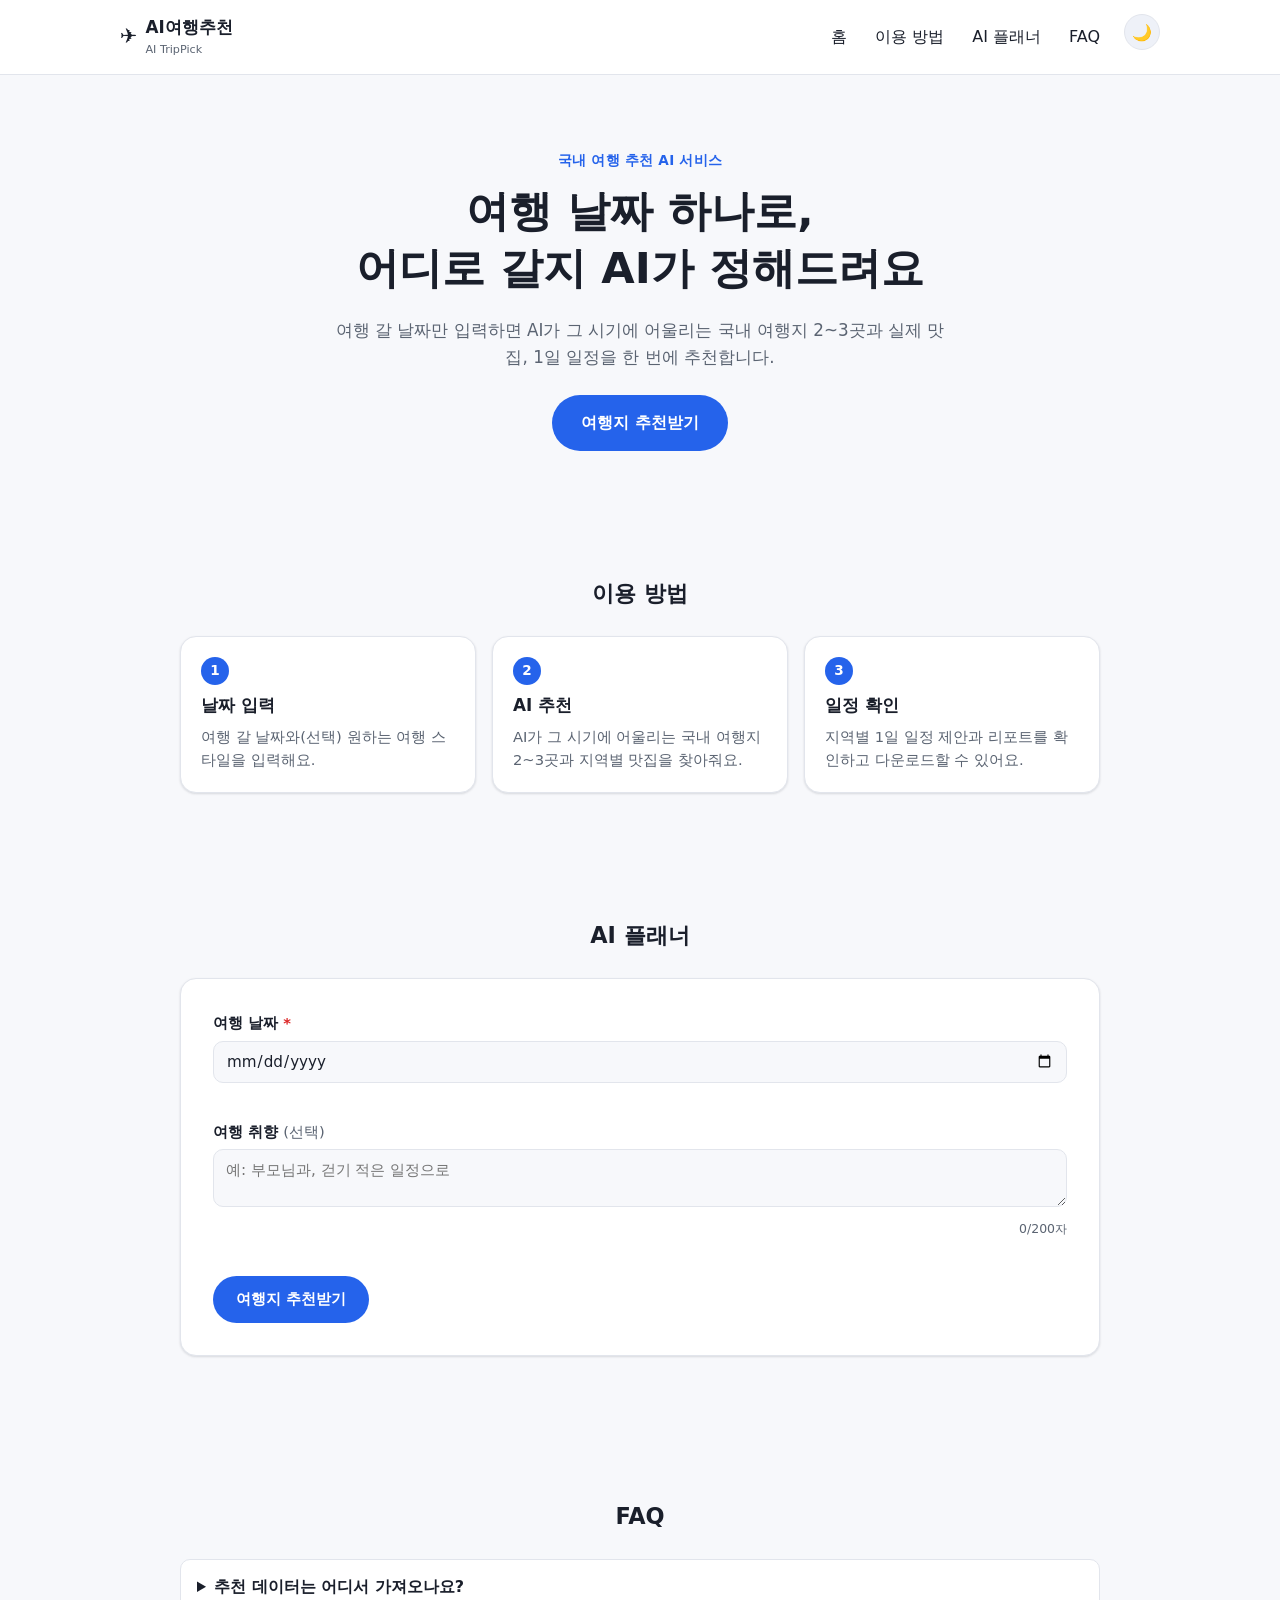
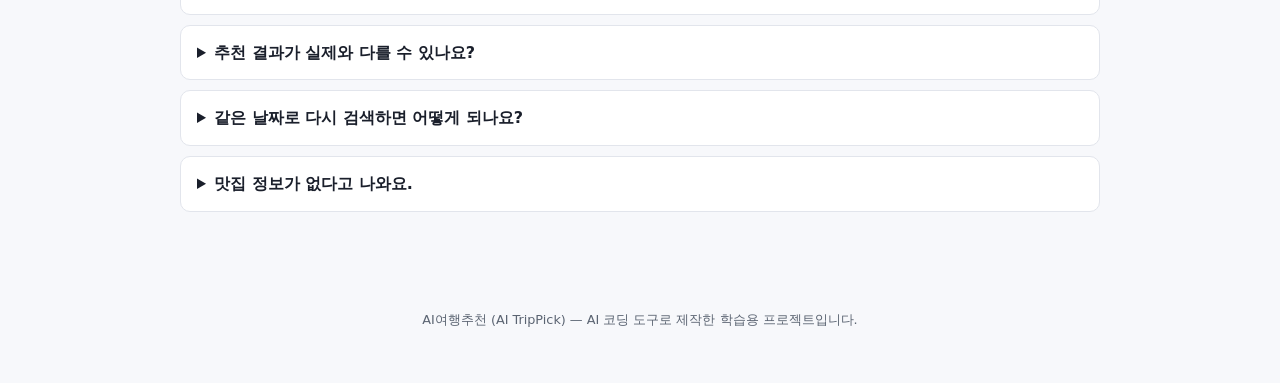
<file: A1-3/index.html>
<!DOCTYPE html>
<html lang="ko">
<head>
  <meta charset="UTF-8" />
  <meta name="viewport" content="width=device-width, initial-scale=1.0" />
  <title>AI여행추천 | AI TripPick</title>
  <meta name="description" content="여행 날짜만 입력하면 AI가 국내 여행지, 맛집, 1일 일정을 추천해 주는 서비스입니다." />
  <link rel="icon" href="images/favicon.svg" type="image/svg+xml" />
  <link rel="stylesheet" href="css/style.css" />
</head>
<body>
  <header class="site-header">
    <div class="nav-wrap">
      <a class="brand" href="#home">
        <span class="brand-mark" aria-hidden="true">✈️</span>
        <span class="brand-text">AI여행추천<span class="brand-en">AI TripPick</span></span>
      </a>

      <button
        type="button"
        class="nav-toggle"
        id="navToggle"
        aria-label="메뉴 열기"
        aria-expanded="false"
        aria-controls="navMenu"
      >
        <span></span><span></span><span></span>
      </button>

      <nav class="nav-menu" id="navMenu">
        <a href="#home" class="nav-link">홈</a>
        <a href="#how" class="nav-link">이용 방법</a>
        <a href="#planner" class="nav-link">AI 플래너</a>
        <a href="#faq" class="nav-link">FAQ</a>
        <button type="button" class="theme-toggle" id="themeToggle" aria-label="다크 모드 전환">
          <span id="themeIcon" aria-hidden="true">🌙</span>
        </button>
      </nav>
    </div>
  </header>

  <main>
    <!-- 홈(Hero) -->
    <section id="home" class="hero">
      <div class="hero-inner">
        <p class="eyebrow">국내 여행 추천 AI 서비스</p>
        <h1>여행 날짜 하나로,<br />어디로 갈지 AI가 정해드려요</h1>
        <p class="hero-desc">
          여행 갈 날짜만 입력하면 AI가 그 시기에 어울리는 국내 여행지 2~3곳과
          실제 맛집, 1일 일정을 한 번에 추천합니다.
        </p>
        <a href="#planner" class="btn btn-primary btn-lg">여행지 추천받기</a>
      </div>
    </section>

    <!-- 이용 방법 -->
    <section id="how" class="how">
      <h2>이용 방법</h2>
      <ol class="steps">
        <li>
          <span class="step-num">1</span>
          <h3>날짜 입력</h3>
          <p>여행 갈 날짜와(선택) 원하는 여행 스타일을 입력해요.</p>
        </li>
        <li>
          <span class="step-num">2</span>
          <h3>AI 추천</h3>
          <p>AI가 그 시기에 어울리는 국내 여행지 2~3곳과 지역별 맛집을 찾아줘요.</p>
        </li>
        <li>
          <span class="step-num">3</span>
          <h3>일정 확인</h3>
          <p>지역별 1일 일정 제안과 리포트를 확인하고 다운로드할 수 있어요.</p>
        </li>
      </ol>
    </section>

    <!-- AI 플래너 -->
    <section id="planner" class="planner">
      <h2>AI 플래너</h2>

      <form id="plannerForm" class="planner-form" novalidate>
        <div class="field">
          <label for="dateInput">여행 날짜 <span class="required">*</span></label>
          <input type="date" id="dateInput" name="date" autocomplete="off" />
          <p class="field-error" id="dateError" role="alert"></p>
        </div>

        <div class="field">
          <label for="preferenceInput">여행 취향 <span class="optional">(선택)</span></label>
          <textarea
            id="preferenceInput"
            name="preference"
            maxlength="200"
            rows="2"
            placeholder="예: 부모님과, 걷기 적은 일정으로"
          ></textarea>
          <p class="field-hint"><span id="prefCount">0</span>/200자</p>
          <p class="field-error" id="preferenceError" role="alert"></p>
        </div>

        <div class="form-actions">
          <button type="submit" class="btn btn-primary" id="submitBtn">여행지 추천받기</button>
          <button type="button" class="btn btn-ghost" id="freshBtn" hidden>새로 추천받기</button>
        </div>
      </form>

      <div id="recentWrap" class="recent-wrap" hidden>
        <p class="recent-title">최근 추천 기록</p>
        <div id="recentList" class="recent-list"></div>
      </div>

      <div id="statusArea" class="status-area" aria-live="polite"></div>

      <div id="skeletonArea" class="skeleton-area" hidden aria-hidden="true">
        <div class="skeleton-card"></div>
        <div class="skeleton-card"></div>
      </div>

      <div id="resultArea" class="result-area" hidden>
        <div class="result-header">
          <h3 id="resultDateLabel"></h3>
          <button type="button" class="btn btn-ghost btn-sm" id="downloadBtn">리포트 다운로드(.md)</button>
        </div>
        <p id="aiKeySourceLabel" class="ai-key-source" hidden></p>
        <div id="cityCards" class="city-cards"></div>
        <div id="errorSummary" class="error-summary" hidden></div>
      </div>
    </section>

    <!-- FAQ -->
    <section id="faq" class="faq">
      <h2>FAQ</h2>

      <details>
        <summary>추천 데이터는 어디서 가져오나요?</summary>
        <p>
          여행지 추천과 일정은 AI(OpenAI)가 생성하고, 맛집 정보는 카카오 로컬(Kakao Local)
          검색 결과를 사용합니다.
        </p>
      </details>

      <details>
        <summary>추천 결과가 실제와 다를 수 있나요?</summary>
        <p>
          네. AI가 생성한 날씨·행사 정보는 일반적인 경향을 바탕으로 한 참고용이며,
          실제 예보나 행사 일정은 여행 전 별도로 확인하는 것이 좋습니다.
        </p>
      </details>

      <details>
        <summary>같은 날짜로 다시 검색하면 어떻게 되나요?</summary>
        <p>
          브라우저에 저장된 이전 추천 결과를 재사용해 더 빠르게 결과를 보여드려요.
          다른 추천을 받고 싶다면 "새로 추천받기" 버튼을 눌러주세요.
        </p>
      </details>

      <details>
        <summary>맛집 정보가 없다고 나와요.</summary>
        <p>
          카카오 로컬 검색 결과가 없거나 일시적인 오류가 발생한 경우 해당 지역만
          "데이터 없음"으로 표시되며, 다른 지역과 리포트는 정상적으로 생성됩니다.
        </p>
      </details>
    </section>
  </main>

  <footer class="site-footer">
    <p>AI여행추천 (AI TripPick) — AI 코딩 도구로 제작한 학습용 프로젝트입니다.</p>
  </footer>

  <script src="js/app.js"></script>
</body>
</html>
</file>
<file: A1-3/css/style.css>
/* AI여행추천 (AI TripPick)
   모바일 우선 작성. 브레이크포인트: 768px(태블릿), 1024px(데스크톱) */

/* ---------- 색상 토큰 (라이트/다크) ---------- */
:root {
  --color-bg: #f7f8fb;
  --color-surface: #ffffff;
  --color-surface-alt: #eef1f8;
  --color-border: #e2e5ec;
  --color-text: #1a1f2b;
  --color-text-muted: #5b6472;
  --color-primary: #2563eb;
  --color-primary-hover: #1d4ed8;
  --color-primary-contrast: #ffffff;
  --color-accent: #f59e0b;
  --color-danger: #dc2626;
  --color-danger-bg: #fef2f2;
  --color-success: #16a34a;
  --shadow-card: 0 1px 2px rgba(16, 24, 40, 0.06), 0 1px 3px rgba(16, 24, 40, 0.08);
  --radius-md: 10px;
  --radius-lg: 16px;
}

@media (prefers-color-scheme: dark) {
  :root:not([data-theme="light"]) {
    --color-bg: #10131a;
    --color-surface: #171b26;
    --color-surface-alt: #1f2433;
    --color-border: #2b3142;
    --color-text: #eef1f8;
    --color-text-muted: #9aa3b5;
    --color-primary: #5b8def;
    --color-primary-hover: #7ea3f3;
    --color-primary-contrast: #0b1220;
    --color-danger-bg: #2a1414;
    --shadow-card: 0 1px 2px rgba(0, 0, 0, 0.4), 0 1px 3px rgba(0, 0, 0, 0.35);
  }
}

:root[data-theme="dark"] {
  --color-bg: #10131a;
  --color-surface: #171b26;
  --color-surface-alt: #1f2433;
  --color-border: #2b3142;
  --color-text: #eef1f8;
  --color-text-muted: #9aa3b5;
  --color-primary: #5b8def;
  --color-primary-hover: #7ea3f3;
  --color-primary-contrast: #0b1220;
  --color-danger-bg: #2a1414;
  --shadow-card: 0 1px 2px rgba(0, 0, 0, 0.4), 0 1px 3px rgba(0, 0, 0, 0.35);
}

/* ---------- 리셋 ---------- */
* {
  box-sizing: border-box;
}

/* .btn, .skeleton-area 등 display를 직접 지정하는 규칙들이 hidden 속성보다
   우선 적용되는 것을 막는다 (동일 우선순위에서는 author 스타일이 UA 기본
   스타일을 항상 이기기 때문에 hidden 속성만으로는 숨겨지지 않는다). */
[hidden] {
  display: none !important;
}

html {
  scroll-behavior: smooth;
}

body {
  margin: 0;
  background: var(--color-bg);
  color: var(--color-text);
  font-family: "Pretendard", "Apple SD Gothic Neo", "Malgun Gothic", system-ui, sans-serif;
  line-height: 1.6;
  -webkit-font-smoothing: antialiased;
  transition: background-color 0.2s ease, color 0.2s ease;
}

h1, h2, h3 {
  line-height: 1.3;
  margin: 0 0 0.5em;
}

p {
  margin: 0 0 1em;
}

a {
  color: inherit;
}

button {
  font-family: inherit;
}

/* ---------- 레이아웃 유틸 ---------- */
main section {
  padding: 48px 20px;
  max-width: 960px;
  margin: 0 auto;
}

/* ---------- 헤더 / 네비게이션 ---------- */
.site-header {
  position: sticky;
  top: 0;
  z-index: 50;
  background: var(--color-surface);
  border-bottom: 1px solid var(--color-border);
}

.nav-wrap {
  max-width: 1080px;
  margin: 0 auto;
  padding: 14px 20px;
  display: flex;
  align-items: center;
  justify-content: space-between;
}

.brand {
  display: flex;
  align-items: center;
  gap: 8px;
  text-decoration: none;
  font-weight: 700;
  font-size: 1.05rem;
  color: var(--color-text);
}

.brand-mark {
  font-size: 1.3rem;
}

.brand-en {
  display: block;
  font-size: 0.7rem;
  font-weight: 500;
  color: var(--color-text-muted);
}

.nav-toggle {
  display: flex;
  flex-direction: column;
  justify-content: center;
  gap: 4px;
  width: 36px;
  height: 32px;
  background: none;
  border: none;
  cursor: pointer;
  padding: 4px;
}

.nav-toggle span {
  display: block;
  height: 2px;
  background: var(--color-text);
  border-radius: 2px;
  transition: transform 0.2s ease, opacity 0.2s ease;
}

.nav-toggle[aria-expanded="true"] span:nth-child(1) {
  transform: translateY(6px) rotate(45deg);
}

.nav-toggle[aria-expanded="true"] span:nth-child(2) {
  opacity: 0;
}

.nav-toggle[aria-expanded="true"] span:nth-child(3) {
  transform: translateY(-6px) rotate(-45deg);
}

.nav-menu {
  position: absolute;
  top: 100%;
  left: 0;
  right: 0;
  display: flex;
  flex-direction: column;
  gap: 4px;
  background: var(--color-surface);
  border-bottom: 1px solid var(--color-border);
  padding: 8px 20px 16px;
  max-height: 0;
  overflow: hidden;
  transition: max-height 0.25s ease;
}

.nav-menu.open {
  max-height: 320px;
}

.nav-link {
  padding: 10px 4px;
  text-decoration: none;
  color: var(--color-text);
  border-radius: var(--radius-md);
}

.nav-link:hover,
.nav-link:focus-visible {
  background: var(--color-surface-alt);
}

.theme-toggle {
  align-self: flex-start;
  margin-top: 6px;
  width: 36px;
  height: 36px;
  border-radius: 50%;
  border: 1px solid var(--color-border);
  background: var(--color-surface-alt);
  cursor: pointer;
  font-size: 1rem;
}

/* ---------- Hero ---------- */
.hero {
  text-align: center;
  padding-top: 56px;
}

.eyebrow {
  display: inline-block;
  color: var(--color-primary);
  font-weight: 600;
  font-size: 0.85rem;
  letter-spacing: 0.02em;
  margin-bottom: 12px;
}

.hero h1 {
  font-size: 1.8rem;
  font-weight: 800;
}

.hero-desc {
  color: var(--color-text-muted);
  max-width: 520px;
  margin: 0 auto 24px;
}

/* ---------- 버튼 ---------- */
.btn {
  display: inline-flex;
  align-items: center;
  justify-content: center;
  gap: 6px;
  padding: 12px 22px;
  border-radius: 999px;
  border: 1px solid transparent;
  font-weight: 600;
  font-size: 0.95rem;
  text-decoration: none;
  cursor: pointer;
  transition: background-color 0.15s ease, transform 0.1s ease, opacity 0.15s ease;
}

.btn:active {
  transform: scale(0.98);
}

.btn-primary {
  background: var(--color-primary);
  color: var(--color-primary-contrast);
}

.btn-primary:hover {
  background: var(--color-primary-hover);
}

.btn-primary:disabled {
  opacity: 0.6;
  cursor: not-allowed;
}

.btn-ghost {
  background: transparent;
  border-color: var(--color-border);
  color: var(--color-text);
}

.btn-ghost:hover {
  background: var(--color-surface-alt);
}

.btn-lg {
  padding: 14px 28px;
  font-size: 1rem;
}

.btn-sm {
  padding: 8px 14px;
  font-size: 0.85rem;
}

/* ---------- 이용 방법 ---------- */
.how h2,
.planner h2,
.faq h2 {
  text-align: center;
  font-size: 1.4rem;
  margin-bottom: 28px;
}

.steps {
  list-style: none;
  margin: 0;
  padding: 0;
  display: grid;
  gap: 16px;
  grid-template-columns: 1fr;
}

.steps li {
  background: var(--color-surface);
  border: 1px solid var(--color-border);
  border-radius: var(--radius-lg);
  padding: 20px;
  box-shadow: var(--shadow-card);
}

.step-num {
  display: inline-flex;
  align-items: center;
  justify-content: center;
  width: 28px;
  height: 28px;
  border-radius: 50%;
  background: var(--color-primary);
  color: var(--color-primary-contrast);
  font-weight: 700;
  font-size: 0.85rem;
  margin-bottom: 10px;
}

.steps h3 {
  font-size: 1.05rem;
}

.steps p {
  color: var(--color-text-muted);
  margin-bottom: 0;
  font-size: 0.92rem;
}

/* ---------- 플래너 폼 ---------- */
.planner-form {
  background: var(--color-surface);
  border: 1px solid var(--color-border);
  border-radius: var(--radius-lg);
  padding: 24px;
  box-shadow: var(--shadow-card);
  display: flex;
  flex-direction: column;
  gap: 18px;
}

.field label {
  display: block;
  font-weight: 600;
  margin-bottom: 6px;
  font-size: 0.92rem;
}

.required {
  color: var(--color-danger);
}

.optional {
  color: var(--color-text-muted);
  font-weight: 400;
}

.field input[type="date"],
.field textarea {
  width: 100%;
  padding: 10px 12px;
  border: 1px solid var(--color-border);
  border-radius: var(--radius-md);
  background: var(--color-bg);
  color: var(--color-text);
  font-size: 0.95rem;
  font-family: inherit;
  resize: vertical;
}

.field input[type="date"]:focus,
.field textarea:focus {
  outline: 2px solid var(--color-primary);
  outline-offset: 1px;
}

.field-hint {
  margin: 4px 0 0;
  font-size: 0.78rem;
  color: var(--color-text-muted);
  text-align: right;
}

.field-error {
  margin: 6px 0 0;
  font-size: 0.82rem;
  color: var(--color-danger);
  min-height: 1em;
}

.form-actions {
  display: flex;
  flex-wrap: wrap;
  gap: 10px;
}

/* ---------- 최근 추천 기록 ---------- */
.recent-wrap {
  margin-top: 18px;
}

.recent-title {
  font-size: 0.85rem;
  color: var(--color-text-muted);
  margin-bottom: 8px;
}

.recent-list {
  display: flex;
  flex-wrap: wrap;
  gap: 8px;
}

.recent-chip {
  border: 1px solid var(--color-border);
  background: var(--color-surface);
  border-radius: 999px;
  padding: 6px 14px;
  font-size: 0.82rem;
  cursor: pointer;
  color: var(--color-text);
}

.recent-chip:hover {
  background: var(--color-surface-alt);
}

/* ---------- 상태/안내 영역 ---------- */
.status-area {
  margin-top: 18px;
  font-size: 0.9rem;
}

.status-message {
  padding: 12px 14px;
  border-radius: var(--radius-md);
  margin-bottom: 10px;
}

.status-message.info {
  background: var(--color-surface-alt);
  color: var(--color-text);
}

.status-message.error {
  background: var(--color-danger-bg);
  color: var(--color-danger);
}

.status-message .btn {
  margin-top: 8px;
}

/* ---------- 로딩 스켈레톤 ---------- */
.skeleton-area {
  margin-top: 18px;
  display: grid;
  gap: 16px;
  grid-template-columns: 1fr;
}

.skeleton-card {
  height: 180px;
  border-radius: var(--radius-lg);
  background: linear-gradient(
    100deg,
    var(--color-surface-alt) 30%,
    var(--color-surface) 45%,
    var(--color-surface-alt) 60%
  );
  background-size: 300% 100%;
  animation: shimmer 1.4s ease-in-out infinite;
}

@keyframes shimmer {
  0% {
    background-position: 100% 0;
  }
  100% {
    background-position: 0 0;
  }
}

/* ---------- 결과 영역 ---------- */
.result-area {
  margin-top: 24px;
}

.result-header {
  display: flex;
  flex-wrap: wrap;
  align-items: center;
  justify-content: space-between;
  gap: 10px;
  margin-bottom: 16px;
}

.result-header h3 {
  margin: 0;
  font-size: 1.1rem;
}

.city-cards {
  display: grid;
  gap: 18px;
  grid-template-columns: 1fr;
}

.city-card {
  background: var(--color-surface);
  border: 1px solid var(--color-border);
  border-radius: var(--radius-lg);
  padding: 20px;
  box-shadow: var(--shadow-card);
  opacity: 0;
  transform: translateY(8px);
  animation: card-in 0.4s ease forwards;
}

@keyframes card-in {
  to {
    opacity: 1;
    transform: translateY(0);
  }
}

.city-card h4 {
  margin: 0 0 4px;
  font-size: 1.15rem;
}

.city-weather {
  color: var(--color-text-muted);
  font-size: 0.85rem;
  margin-bottom: 10px;
}

.city-card .card-section {
  margin-bottom: 12px;
}

.city-card .card-section-title {
  font-weight: 600;
  font-size: 0.85rem;
  color: var(--color-primary);
  margin-bottom: 4px;
}

.tag-list {
  display: flex;
  flex-wrap: wrap;
  gap: 6px;
  list-style: none;
  padding: 0;
  margin: 0;
}

.tag-list li {
  background: var(--color-surface-alt);
  border-radius: 999px;
  padding: 3px 10px;
  font-size: 0.78rem;
}

.restaurant-list {
  list-style: none;
  padding: 0;
  margin: 0;
  display: flex;
  flex-direction: column;
  gap: 6px;
}

.restaurant-list li a {
  text-decoration: none;
  font-weight: 600;
  color: var(--color-text);
}

.restaurant-list li span {
  display: block;
  font-size: 0.78rem;
  color: var(--color-text-muted);
}

.no-data {
  color: var(--color-text-muted);
  font-size: 0.85rem;
}

.schedule-grid {
  display: grid;
  gap: 8px;
  grid-template-columns: 1fr;
}

.schedule-item {
  background: var(--color-surface-alt);
  border-radius: var(--radius-md);
  padding: 8px 10px;
  font-size: 0.85rem;
}

.schedule-item b {
  display: block;
  font-size: 0.75rem;
  color: var(--color-text-muted);
  margin-bottom: 2px;
}

.ai-key-source {
  display: inline-flex;
  align-items: center;
  gap: 6px;
  margin: 0 0 14px;
  padding: 4px 12px;
  border-radius: 999px;
  background: var(--color-surface-alt);
  color: var(--color-text-muted);
  font-size: 0.78rem;
}

.error-summary {
  margin-top: 16px;
  padding: 12px 14px;
  border-radius: var(--radius-md);
  background: var(--color-surface-alt);
  font-size: 0.82rem;
  color: var(--color-text-muted);
}

/* ---------- FAQ ---------- */
.faq details {
  background: var(--color-surface);
  border: 1px solid var(--color-border);
  border-radius: var(--radius-md);
  padding: 14px 16px;
  margin-bottom: 10px;
}

.faq summary {
  cursor: pointer;
  font-weight: 600;
}

.faq details p {
  margin: 10px 0 0;
  color: var(--color-text-muted);
  font-size: 0.92rem;
}

/* ---------- 푸터 ---------- */
.site-footer {
  text-align: center;
  padding: 24px 20px 40px;
  color: var(--color-text-muted);
  font-size: 0.8rem;
}

/* =========================================================
   태블릿 (768px 이상)
   ========================================================= */
@media (min-width: 768px) {
  .nav-toggle {
    display: none;
  }

  .nav-menu {
    position: static;
    flex-direction: row;
    align-items: center;
    max-height: none;
    overflow: visible;
    border-bottom: none;
    padding: 0;
    gap: 20px;
  }

  .theme-toggle {
    margin-top: 0;
  }

  .hero h1 {
    font-size: 2.3rem;
  }

  .steps {
    grid-template-columns: repeat(3, 1fr);
  }

  .city-cards {
    grid-template-columns: repeat(auto-fit, minmax(260px, 1fr));
  }

  .schedule-grid {
    grid-template-columns: repeat(3, 1fr);
  }

  .form-actions {
    flex-wrap: nowrap;
  }
}

/* =========================================================
   데스크톱 (1024px 이상)
   ========================================================= */
@media (min-width: 1024px) {
  main section {
    padding: 64px 20px;
  }

  .hero {
    padding-top: 72px;
  }

  .hero h1 {
    font-size: 2.7rem;
  }

  .hero-desc {
    max-width: 620px;
    font-size: 1.05rem;
  }

  .planner-form {
    padding: 32px;
  }

  .city-cards {
    grid-template-columns: repeat(auto-fit, minmax(280px, 1fr));
  }
}
</file>
